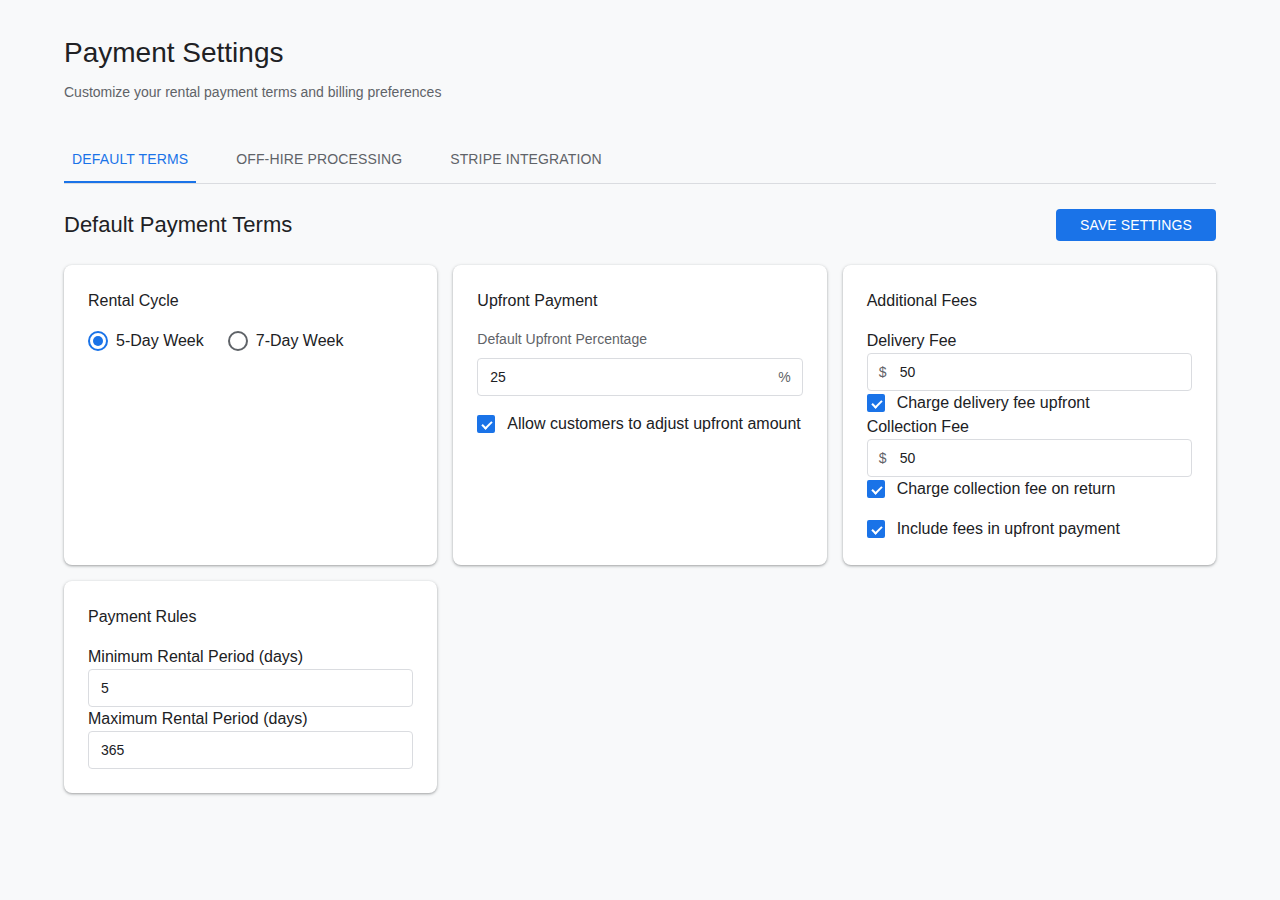
<file: index.html>
<!DOCTYPE html>
<html lang="en">
<head>
    <meta charset="UTF-8">
    <meta name="viewport" content="width=device-width, initial-scale=1.0">
    <title>Payment Settings</title>
    <link rel="stylesheet" href="styles.css">
    <link rel="stylesheet" href="notifications.css">
</head>
<body>
    <div class="dashboard">
        <header>
            <h1>Payment Settings</h1>
            <p class="subtitle">Customize your rental payment terms and billing preferences</p>
        </header>
        
        <main>
            <div class="tabs">
                <button class="tab-button active" onclick="switchTab('defaultTerms')">Default Terms</button>
                <button class="tab-button" onclick="switchTab('offHire')">Off-Hire Processing</button>
                <button class="tab-button" onclick="switchTab('stripeIntegration')">Stripe Integration</button>
            </div>

            <!-- Default Terms Tab -->
            <section id="defaultTerms" class="tab-content active">
                <div class="settings-header">
                    <h2>Default Payment Terms</h2>
                    <button class="save-settings" onclick="saveSettings()">Save Settings</button>
                </div>

                <div class="settings-grid">
                    <!-- Existing payment settings cards -->
                    <div class="settings-card">
                        <h3>Rental Cycle</h3>
                        <div class="setting-content">
                            <div class="radio-group">
                                <div class="radio-option">
                                    <input type="radio" id="fiveDay" name="rentalCycle" value="5" checked>
                                    <label for="fiveDay">5-Day Week</label>
                                </div>
                                <div class="radio-option">
                                    <input type="radio" id="sevenDay" name="rentalCycle" value="7">
                                    <label for="sevenDay">7-Day Week</label>
                                </div>
                            </div>
                        </div>
                    </div>

                    <div class="settings-card">
                        <h3>Upfront Payment</h3>
                        <div class="setting-content">
                            <div class="input-group">
                                <label for="defaultUpfront">Default Upfront Percentage</label>
                                <div class="input-with-suffix">
                                    <input type="number" id="defaultUpfront" value="25" min="0" max="100">
                                    <span class="suffix">%</span>
                                </div>
                            </div>
                            <div class="checkbox-group">
                                <input type="checkbox" id="allowCustomUpfront" checked>
                                <label for="allowCustomUpfront">Allow customers to adjust upfront amount</label>
                            </div>
                        </div>
                    </div>

                    <div class="settings-card">
                        <h3>Additional Fees</h3>
                        <div class="setting-content">
                            <div class="fee-group">
                                <div class="fee-item">
                                    <label for="deliveryFee">Delivery Fee</label>
                                    <div class="input-with-prefix">
                                        <span class="prefix">$</span>
                                        <input type="number" id="deliveryFee" value="50" min="0">
                                    </div>
                                    <div class="checkbox-group">
                                        <input type="checkbox" id="deliveryFeeUpfront" checked>
                                        <label for="deliveryFeeUpfront">Charge delivery fee upfront</label>
                                    </div>
                                </div>
                                <div class="fee-item">
                                    <label for="collectionFee">Collection Fee</label>
                                    <div class="input-with-prefix">
                                        <span class="prefix">$</span>
                                        <input type="number" id="collectionFee" value="50" min="0">
                                    </div>
                                    <div class="checkbox-group">
                                        <input type="checkbox" id="collectionFeeOnReturn" checked>
                                        <label for="collectionFeeOnReturn">Charge collection fee on return</label>
                                    </div>
                                </div>
                            </div>
                            <div class="checkbox-group">
                                <input type="checkbox" id="includeFeesUpfront" checked>
                                <label for="includeFeesUpfront">Include fees in upfront payment</label>
                            </div>
                        </div>
                    </div>

                    <div class="settings-card">
                        <h3>Payment Rules</h3>
                        <div class="setting-content">
                            <div class="rule-group">
                                <div class="rule-item">
                                    <label for="minRentalPeriod">Minimum Rental Period (days)</label>
                                    <input type="number" id="minRentalPeriod" value="5" min="1">
                                </div>
                                <div class="rule-item">
                                    <label for="maxRentalPeriod">Maximum Rental Period (days)</label>
                                    <input type="number" id="maxRentalPeriod" value="365" min="1">
                                </div>
                            </div>
                        </div>
                    </div>
                </div>
            </section>

            <!-- Off-Hire Tab -->
            <section id="offHire" class="tab-content">
                <div class="settings-header">
                    <h2>Off-Hire Processing</h2>
                    <button class="save-settings" onclick="saveOffHireSettings()">Save Settings</button>
                </div>

                <div class="settings-grid">
                    <div class="settings-card">
                        <h3>Early Return Policy</h3>
                        <div class="setting-content">
                            <div class="checkbox-group">
                                <input type="checkbox" id="allowEarlyReturns" checked>
                                <label for="allowEarlyReturns">Allow early returns</label>
                            </div>
                            <div class="input-group">
                                <label for="minRetentionPeriod">Minimum Retention Period (days)</label>
                                <input type="number" id="minRetentionPeriod" value="5" min="1">
                            </div>
                        </div>
                    </div>

                    <div class="settings-card">
                        <h3>Refund Settings</h3>
                        <div class="setting-content">
                            <div class="checkbox-group">
                                <input type="checkbox" id="enableAutoRefunds" checked>
                                <label for="enableAutoRefunds">Enable automatic refunds</label>
                            </div>
                            <div class="input-group">
                                <label for="refundProcessingTime">Refund Processing Time (days)</label>
                                <input type="number" id="refundProcessingTime" value="5" min="1" max="10">
                            </div>
                            <div class="checkbox-group">
                                <input type="checkbox" id="refundDeliveryFee">
                                <label for="refundDeliveryFee">Refund delivery fee</label>
                            </div>
                            <div class="checkbox-group">
                                <input type="checkbox" id="refundCollectionFee">
                                <label for="refundCollectionFee">Refund collection fee</label>
                            </div>
                        </div>
                    </div>

                    <div class="settings-card">
                        <h3>Credit Note Settings</h3>
                        <div class="setting-content">
                            <div class="checkbox-group">
                                <input type="checkbox" id="automaticCreditNotes" checked>
                                <label for="automaticCreditNotes">Generate automatic credit notes</label>
                            </div>
                            <div class="input-group">
                                <label for="creditNotePrefix">Credit Note Prefix</label>
                                <input type="text" id="creditNotePrefix" value="CN-" maxlength="10">
                            </div>
                        </div>
                    </div>

                    <div class="settings-card">
                        <h3>Notification Settings</h3>
                        <div class="setting-content">
                            <div class="checkbox-group">
                                <input type="checkbox" id="notifyCustomer" checked>
                                <label for="notifyCustomer">Send customer notifications</label>
                            </div>
                            <div class="checkbox-group">
                                <input type="checkbox" id="notifyCompany" checked>
                                <label for="notifyCompany">Send company notifications</label>
                            </div>
                            <div class="input-group">
                                <label for="notificationEmail">Notification Email</label>
                                <input type="email" id="notificationEmail" placeholder="company@example.com">
                            </div>
                        </div>
                    </div>
                </div>
            </section>

            <!-- Stripe Integration Tab -->
            <section id="stripeIntegration" class="tab-content">
                <div class="settings-header">
                    <h2>Stripe Integration</h2>
                    <button class="save-settings" onclick="saveStripeSettings()">Save Settings</button>
                </div>

                <div class="settings-grid">
                    <div class="settings-card">
                        <h3>Stripe Account</h3>
                        <div class="setting-content">
                            <div class="checkbox-group">
                                <input type="checkbox" id="stripeConnected" checked>
                                <label for="stripeConnected">Stripe account connected</label>
                            </div>
                            <button class="connect-stripe" onclick="connectStripe()">Connect to Stripe</button>
                        </div>
                    </div>

                    <div class="settings-card">
                        <h3>Payment Processing</h3>
                        <div class="setting-content">
                            <div class="checkbox-group">
                                <input type="checkbox" id="enableStripePayments" checked>
                                <label for="enableStripePayments">Enable Stripe payments</label>
                            </div>
                            <div class="checkbox-group">
                                <input type="checkbox" id="enableSubscriptions" checked>
                                <label for="enableSubscriptions">Enable subscriptions</label>
                            </div>
                        </div>
                    </div>

                    <div class="settings-card">
                        <h3>Webhook Settings</h3>
                        <div class="setting-content">
                            <div class="input-group">
                                <label for="webhookUrl">Webhook URL</label>
                                <input type="text" id="webhookUrl" value="https://example.com/webhook" readonly>
                            </div>
                            <div class="checkbox-group">
                                <input type="checkbox" id="enableWebhooks" checked>
                                <label for="enableWebhooks">Enable webhooks</label>
                            </div>
                        </div>
                    </div>

                    <div class="settings-card">
                        <h3>Notification Settings</h3>
                        <div class="setting-content">
                            <div class="checkbox-group">
                                <input type="checkbox" id="notifyOnPaymentSuccess" checked>
                                <label for="notifyOnPaymentSuccess">Notify on payment success</label>
                            </div>
                            <div class="checkbox-group">
                                <input type="checkbox" id="notifyOnPaymentFailure" checked>
                                <label for="notifyOnPaymentFailure">Notify on payment failure</label>
                            </div>
                        </div>
                    </div>
                </div>
            </section>
        </main>
    </div>

    <script src="https://js.stripe.com/v3/"></script>
    <script src="app.js"></script>
    <script>
        function switchTab(tabId) {
            // Hide all tab content
            document.querySelectorAll('.tab-content').forEach(tab => {
                tab.classList.remove('active');
            });

            // Deactivate all tab buttons
            document.querySelectorAll('.tab-button').forEach(button => {
                button.classList.remove('active');
            });

            // Show selected tab content
            document.getElementById(tabId).classList.add('active');

            // Activate selected tab button
            document.querySelector(`[onclick="switchTab('${tabId}')"]`).classList.add('active');
        }

        function saveStripeSettings() {
            // Implementation for saving Stripe settings
        }

        function connectStripe() {
            // Implementation for connecting to Stripe
        }
    </script>
</body>
</html>
</file>
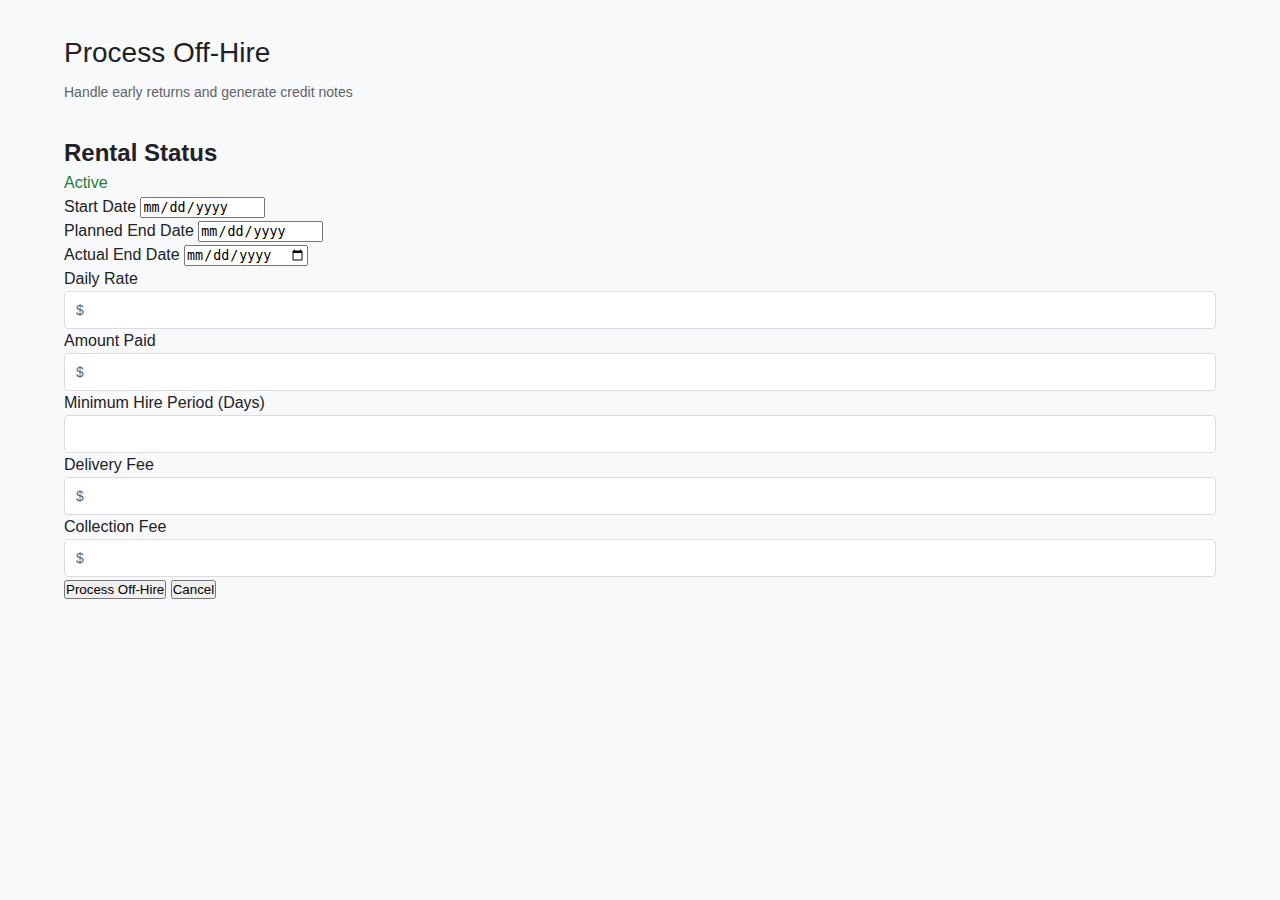
<file: off-hire.html>
<!DOCTYPE html>
<html lang="en">
<head>
    <meta charset="UTF-8">
    <meta name="viewport" content="width=device-width, initial-scale=1.0">
    <title>Process Off-Hire</title>
    <link rel="stylesheet" href="styles.css">
    <link rel="stylesheet" href="notifications.css">
</head>
<body>
    <div class="dashboard">
        <header>
            <h1>Process Off-Hire</h1>
            <p class="subtitle">Handle early returns and generate credit notes</p>
        </header>

        <main>
            <section class="rental-details">
                <div class="status-container">
                    <h2>Rental Status</h2>
                    <span id="rentalStatus" class="status-active">Active</span>
                </div>

                <form id="offHireForm" class="off-hire-form">
                    <input type="hidden" name="rentalId" value="rent_123">
                    <input type="hidden" name="customerId" value="cus_123">
                    <input type="hidden" name="paymentIntentId" value="pi_123">
                    <input type="hidden" name="subscriptionId" value="sub_123">

                    <div class="form-grid">
                        <!-- Rental Dates -->
                        <div class="form-group">
                            <label for="startDate">Start Date</label>
                            <input type="date" id="startDate" name="startDate" required readonly>
                        </div>

                        <div class="form-group">
                            <label for="plannedEndDate">Planned End Date</label>
                            <input type="date" id="plannedEndDate" name="plannedEndDate" required readonly>
                        </div>

                        <div class="form-group">
                            <label for="actualEndDate">Actual End Date</label>
                            <input type="date" id="actualEndDate" name="actualEndDate" required>
                        </div>

                        <!-- Rental Terms -->
                        <div class="form-group">
                            <label for="dailyRate">Daily Rate</label>
                            <div class="input-with-prefix">
                                <span class="prefix">$</span>
                                <input type="number" id="dailyRate" name="dailyRate" required readonly>
                            </div>
                        </div>

                        <div class="form-group">
                            <label for="paidAmount">Amount Paid</label>
                            <div class="input-with-prefix">
                                <span class="prefix">$</span>
                                <input type="number" id="paidAmount" name="paidAmount" required readonly>
                            </div>
                        </div>

                        <div class="form-group">
                            <label for="minHirePeriod">Minimum Hire Period (Days)</label>
                            <input type="number" id="minHirePeriod" name="minHirePeriod" required readonly>
                        </div>

                        <!-- Fees -->
                        <div class="form-group">
                            <label for="deliveryFee">Delivery Fee</label>
                            <div class="input-with-prefix">
                                <span class="prefix">$</span>
                                <input type="number" id="deliveryFee" name="deliveryFee" required readonly>
                            </div>
                        </div>

                        <div class="form-group">
                            <label for="collectionFee">Collection Fee</label>
                            <div class="input-with-prefix">
                                <span class="prefix">$</span>
                                <input type="number" id="collectionFee" name="collectionFee" required readonly>
                            </div>
                        </div>
                    </div>

                    <div id="creditPreview" class="credit-preview"></div>

                    <div class="message-container"></div>

                    <div class="form-actions">
                        <button type="submit" class="primary-button">Process Off-Hire</button>
                        <button type="button" class="secondary-button" onclick="history.back()">Cancel</button>
                    </div>
                </form>
            </section>

            <section id="creditNoteDetails" class="credit-note-details hidden">
                <!-- Credit note details will be populated here -->
            </section>
        </main>
    </div>

    <script type="module">
        import { StripeIntegration } from './stripe-integration.js';
        import { EarlyReturnHandler } from './early-return-handler.js';
        import { OffHireProcessor } from './off-hire.js';

        // Initialize handlers
        const stripe = new StripeIntegration('your_publishable_key', 'your_account_id');
        const earlyReturnHandler = new EarlyReturnHandler(stripe);
        const offHireProcessor = new OffHireProcessor(earlyReturnHandler);

        // Populate form with rental details (in real implementation, this would come from your backend)
        document.addEventListener('DOMContentLoaded', () => {
            const startDate = new Date();
            const plannedEndDate = new Date();
            plannedEndDate.setDate(plannedEndDate.getDate() + 7);

            document.getElementById('startDate').value = startDate.toISOString().split('T')[0];
            document.getElementById('plannedEndDate').value = plannedEndDate.toISOString().split('T')[0];
            document.getElementById('dailyRate').value = '100';
            document.getElementById('paidAmount').value = '700';
            document.getElementById('minHirePeriod').value = '5';
            document.getElementById('deliveryFee').value = '50';
            document.getElementById('collectionFee').value = '50';
        });
    </script>
</body>
</html>
</file>
<file: styles.css>
:root {
    --primary-color: #1a73e8;
    --primary-hover: #1557b0;
    --secondary-color: #3c4043;
    --background-color: #f8f9fa;
    --surface-color: #ffffff;
    --border-color: #dadce0;
    --text-primary: #202124;
    --text-secondary: #5f6368;
    --error-color: #d93025;
    --success-color: #188038;
    --warning-color: #f29900;
    --shadow-1: 0 1px 2px 0 rgba(60, 64, 67, 0.3), 0 1px 3px 1px rgba(60, 64, 67, 0.15);
    --shadow-2: 0 1px 3px 0 rgba(60, 64, 67, 0.3), 0 4px 8px 3px rgba(60, 64, 67, 0.15);
    --font-family: 'Google Sans', Roboto, Arial, sans-serif;
}

* {
    margin: 0;
    padding: 0;
    box-sizing: border-box;
}

body {
    font-family: var(--font-family);
    background-color: var(--background-color);
    color: var(--text-primary);
    line-height: 1.5;
    -webkit-font-smoothing: antialiased;
}

.dashboard {
    max-width: 1200px;
    margin: 2rem auto;
    padding: 0 1.5rem;
}

header {
    margin-bottom: 2rem;
}

h1 {
    color: var(--text-primary);
    font-size: 1.75rem;
    font-weight: 400;
    margin-bottom: 0.5rem;
}

.subtitle {
    color: var(--text-secondary);
    font-size: 0.875rem;
}

/* Tabs */
.tabs {
    display: flex;
    gap: 2rem;
    margin-bottom: 1.5rem;
    border-bottom: 1px solid var(--border-color);
}

.tab-button {
    background: none;
    border: none;
    padding: 1rem 0.5rem;
    font-family: var(--font-family);
    font-size: 0.875rem;
    color: var(--text-secondary);
    cursor: pointer;
    position: relative;
    transition: color 0.2s ease;
    text-transform: uppercase;
    letter-spacing: 0.01em;
    font-weight: 500;
}

.tab-button:hover {
    color: var(--primary-color);
}

.tab-button.active {
    color: var(--primary-color);
}

.tab-button.active::after {
    content: '';
    position: absolute;
    bottom: 0;
    left: 0;
    width: 100%;
    height: 2px;
    background-color: var(--primary-color);
}

.tab-content {
    display: none;
}

.tab-content.active {
    display: block;
    animation: fadeIn 0.3s ease-out;
}

/* Settings Header */
.settings-header {
    display: flex;
    justify-content: space-between;
    align-items: center;
    margin-bottom: 1.5rem;
}

.settings-header h2 {
    color: var(--text-primary);
    font-size: 1.375rem;
    font-weight: 400;
}

/* Settings Grid */
.settings-grid {
    display: grid;
    grid-template-columns: repeat(auto-fit, minmax(350px, 1fr));
    gap: 1rem;
}

.settings-card {
    background: var(--surface-color);
    border-radius: 8px;
    padding: 1.5rem;
    box-shadow: var(--shadow-1);
    transition: box-shadow 0.3s ease;
}

.settings-card:hover {
    box-shadow: var(--shadow-2);
}

.settings-card h3 {
    color: var(--text-primary);
    font-size: 1rem;
    font-weight: 500;
    margin-bottom: 1rem;
}

/* Form Elements */
.setting-content {
    display: flex;
    flex-direction: column;
    gap: 1rem;
}

.input-group label {
    display: block;
    color: var(--text-secondary);
    font-size: 0.875rem;
    margin-bottom: 0.5rem;
}

input[type="text"],
input[type="number"],
input[type="email"] {
    width: 100%;
    padding: 0.625rem 0.75rem;
    border: 1px solid var(--border-color);
    border-radius: 4px;
    font-family: var(--font-family);
    font-size: 0.875rem;
    color: var(--text-primary);
    transition: border-color 0.2s ease;
    background: var(--surface-color);
}

input:focus {
    outline: none;
    border-color: var(--primary-color);
}

.input-with-prefix,
.input-with-suffix {
    position: relative;
}

.prefix,
.suffix {
    position: absolute;
    top: 50%;
    transform: translateY(-50%);
    color: var(--text-secondary);
    font-size: 0.875rem;
}

.prefix {
    left: 0.75rem;
}

.suffix {
    right: 0.75rem;
}

.input-with-prefix input {
    padding-left: 2rem;
}

.input-with-suffix input {
    padding-right: 2rem;
}

/* Checkboxes */
.checkbox-group {
    display: flex;
    align-items: center;
    gap: 0.75rem;
}

input[type="checkbox"] {
    appearance: none;
    width: 18px;
    height: 18px;
    border: 2px solid var(--text-secondary);
    border-radius: 2px;
    cursor: pointer;
    position: relative;
    transition: all 0.2s ease;
}

input[type="checkbox"]:checked {
    background-color: var(--primary-color);
    border-color: var(--primary-color);
}

input[type="checkbox"]:checked::after {
    content: '';
    position: absolute;
    left: 5px;
    top: 2px;
    width: 4px;
    height: 8px;
    border: solid white;
    border-width: 0 2px 2px 0;
    transform: rotate(45deg);
}

/* Radio Buttons */
.radio-group {
    display: flex;
    gap: 1.5rem;
}

.radio-option {
    display: flex;
    align-items: center;
    gap: 0.5rem;
}

input[type="radio"] {
    appearance: none;
    width: 20px;
    height: 20px;
    border: 2px solid var(--text-secondary);
    border-radius: 50%;
    cursor: pointer;
    position: relative;
    transition: all 0.2s ease;
}

input[type="radio"]:checked {
    border-color: var(--primary-color);
}

input[type="radio"]:checked::after {
    content: '';
    position: absolute;
    left: 3px;
    top: 3px;
    width: 10px;
    height: 10px;
    background-color: var(--primary-color);
    border-radius: 50%;
}

/* Buttons */
.save-settings {
    background-color: var(--primary-color);
    color: white;
    border: none;
    padding: 0.5rem 1.5rem;
    border-radius: 4px;
    font-family: var(--font-family);
    font-size: 0.875rem;
    font-weight: 500;
    cursor: pointer;
    transition: background-color 0.2s ease;
    text-transform: uppercase;
    letter-spacing: 0.01em;
}

.save-settings:hover {
    background-color: var(--primary-hover);
}

/* Animations */
@keyframes fadeIn {
    from {
        opacity: 0;
        transform: translateY(10px);
    }
    to {
        opacity: 1;
        transform: translateY(0);
    }
}

/* Status Indicators */
.status-active {
    color: var(--success-color);
    font-weight: 500;
}

.status-returned {
    color: var(--text-secondary);
    font-weight: 500;
}

/* Messages */
.success-message,
.error-message {
    padding: 0.75rem 1rem;
    border-radius: 4px;
    font-size: 0.875rem;
    margin-bottom: 1rem;
}

.success-message {
    background-color: #e6f4ea;
    color: var(--success-color);
    border: 1px solid #c6e7d1;
}

.error-message {
    background-color: #fce8e6;
    color: var(--error-color);
    border: 1px solid #f6cbc7;
}

/* Responsive Design */
@media (max-width: 768px) {
    .dashboard {
        margin: 1rem auto;
        padding: 0 1rem;
    }

    .settings-grid {
        grid-template-columns: 1fr;
    }

    .tabs {
        flex-direction: column;
        gap: 0;
    }

    .tab-button {
        width: 100%;
        text-align: left;
        padding: 1rem;
    }

    .radio-group {
        flex-direction: column;
        gap: 0.75rem;
    }
}

/* Loading States */
.loading {
    opacity: 0.7;
    pointer-events: none;
}

.loading::after {
    content: '';
    position: absolute;
    top: 50%;
    left: 50%;
    width: 20px;
    height: 20px;
    margin: -10px 0 0 -10px;
    border: 2px solid var(--primary-color);
    border-top-color: transparent;
    border-radius: 50%;
    animation: spin 0.8s linear infinite;
}

@keyframes spin {
    to {
        transform: rotate(360deg);
    }
}
</file>
<file: notifications.css>
/* Notification Styles */
.notification-container {
    position: fixed;
    top: 0;
    right: 0;
    width: 400px;
    max-height: 100vh;
    overflow-y: auto;
    padding: 1rem;
    z-index: 1000;
}

.notification-item {
    background: white;
    border-radius: 8px;
    padding: 1rem;
    margin-bottom: 1rem;
    box-shadow: 0 2px 4px rgba(0, 0, 0, 0.1);
    border-left: 4px solid transparent;
}

.notification-item.payment_success {
    border-left-color: var(--success-color);
}

.notification-item.payment_failure {
    border-left-color: var(--error-color);
}

.notification-item.subscription_renewal {
    border-left-color: var(--primary-color);
}

.notification-item.subscription_payment_failure {
    border-left-color: var(--warning-color);
}

.notification-header {
    display: flex;
    justify-content: space-between;
    align-items: center;
    margin-bottom: 0.5rem;
}

.notification-time {
    font-size: 0.8rem;
    color: var(--text-color);
}

.notification-metadata {
    margin-top: 0.5rem;
    padding-top: 0.5rem;
    border-top: 1px solid var(--border-color);
    font-size: 0.9rem;
}

.metadata-item {
    display: flex;
    gap: 0.5rem;
    margin-bottom: 0.25rem;
}

.metadata-key {
    color: var(--text-color);
    font-weight: 500;
}

/* Toast Notifications */
.toast {
    position: fixed;
    bottom: 1rem;
    right: 1rem;
    background: white;
    border-radius: 8px;
    padding: 1rem;
    box-shadow: 0 4px 6px rgba(0, 0, 0, 0.1);
    z-index: 1100;
    min-width: 300px;
    max-width: 400px;
    animation: slideIn 0.3s ease-out;
}

.toast.fade-out {
    animation: slideOut 0.3s ease-out;
}

.toast-header {
    display: flex;
    justify-content: space-between;
    align-items: center;
    margin-bottom: 0.5rem;
}

.toast-header button {
    background: none;
    border: none;
    font-size: 1.5rem;
    cursor: pointer;
    color: var(--text-color);
    padding: 0 0.5rem;
}

.toast.payment_success {
    border-left: 4px solid var(--success-color);
}

.toast.payment_failure {
    border-left: 4px solid var(--error-color);
}

.toast.subscription_renewal {
    border-left: 4px solid var(--primary-color);
}

.toast.subscription_payment_failure {
    border-left: 4px solid var(--warning-color);
}

@keyframes slideIn {
    from {
        transform: translateX(100%);
        opacity: 0;
    }
    to {
        transform: translateX(0);
        opacity: 1;
    }
}

@keyframes slideOut {
    from {
        transform: translateX(0);
        opacity: 1;
    }
    to {
        transform: translateX(100%);
        opacity: 0;
    }
}

/* Responsive Design */
@media (max-width: 768px) {
    .notification-container {
        width: 100%;
        padding: 0.5rem;
    }

    .toast {
        width: calc(100% - 2rem);
        min-width: auto;
        max-width: none;
    }
}
</file>
